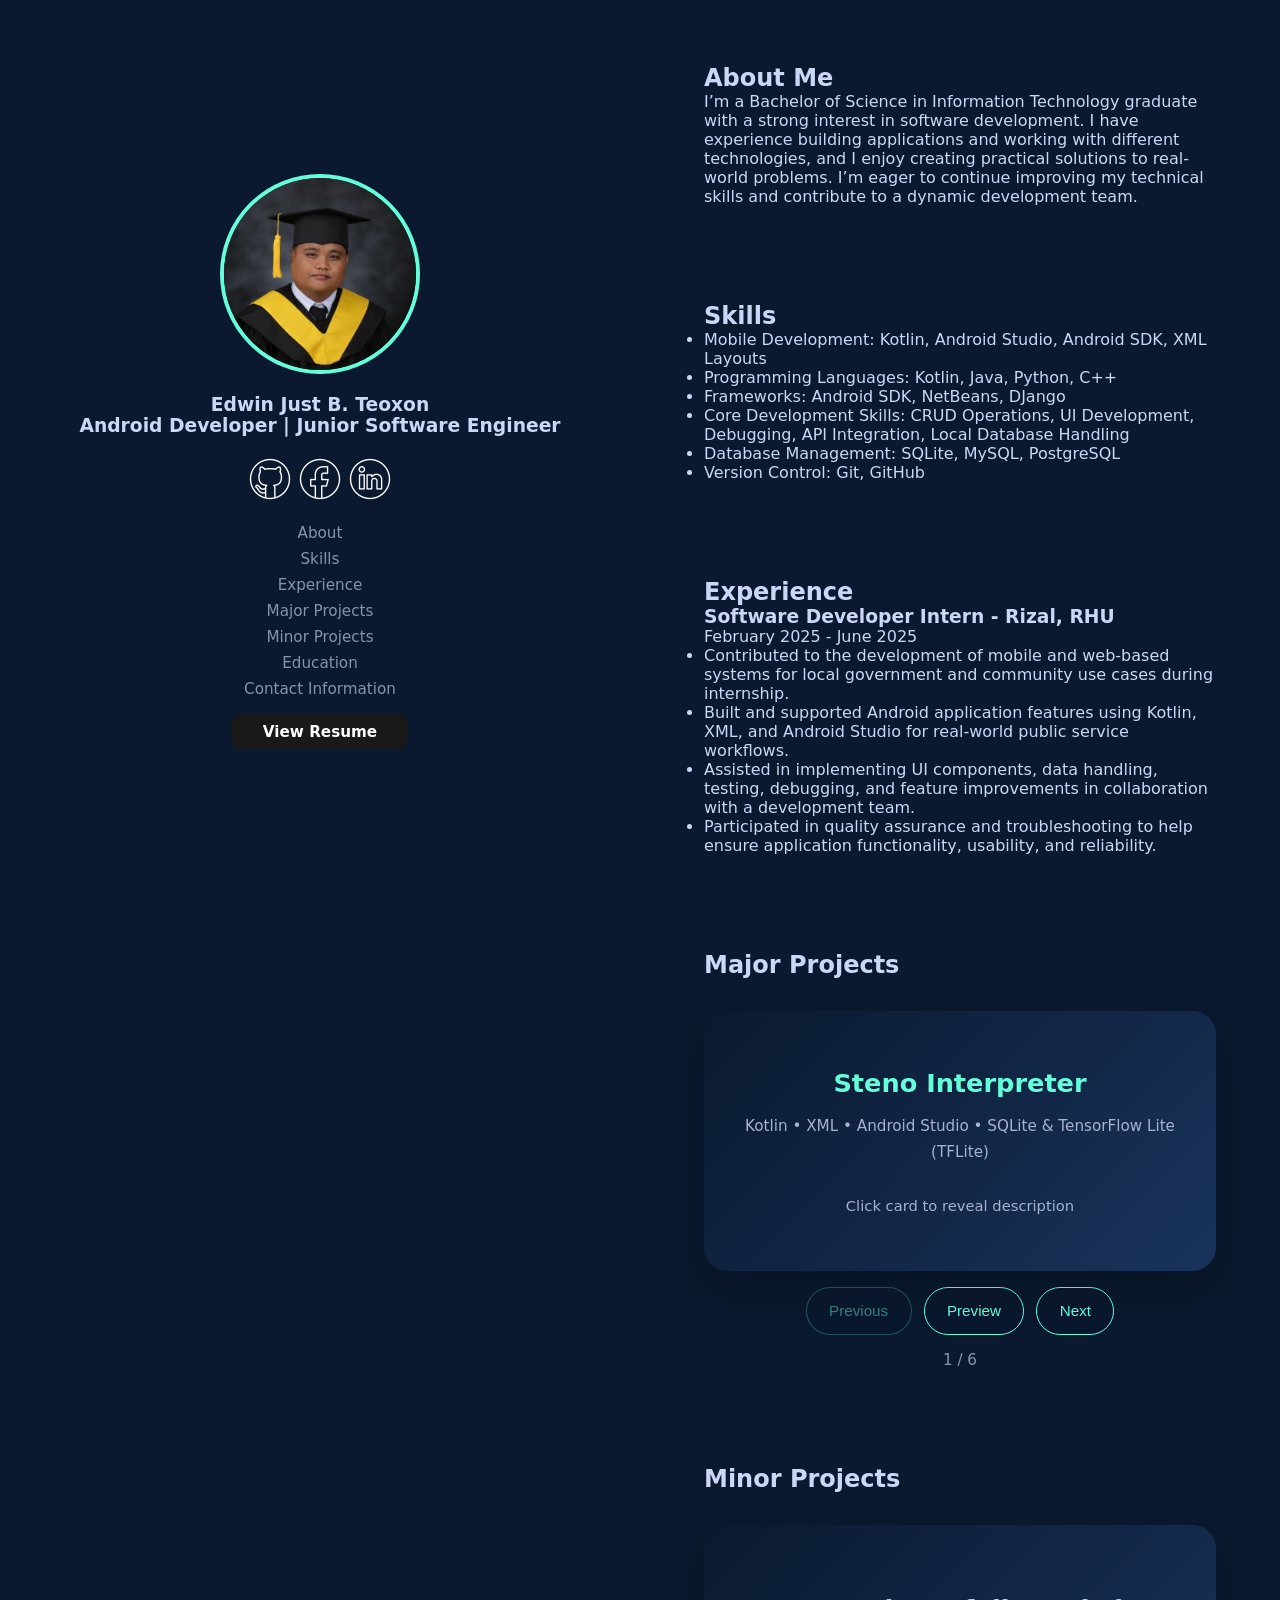
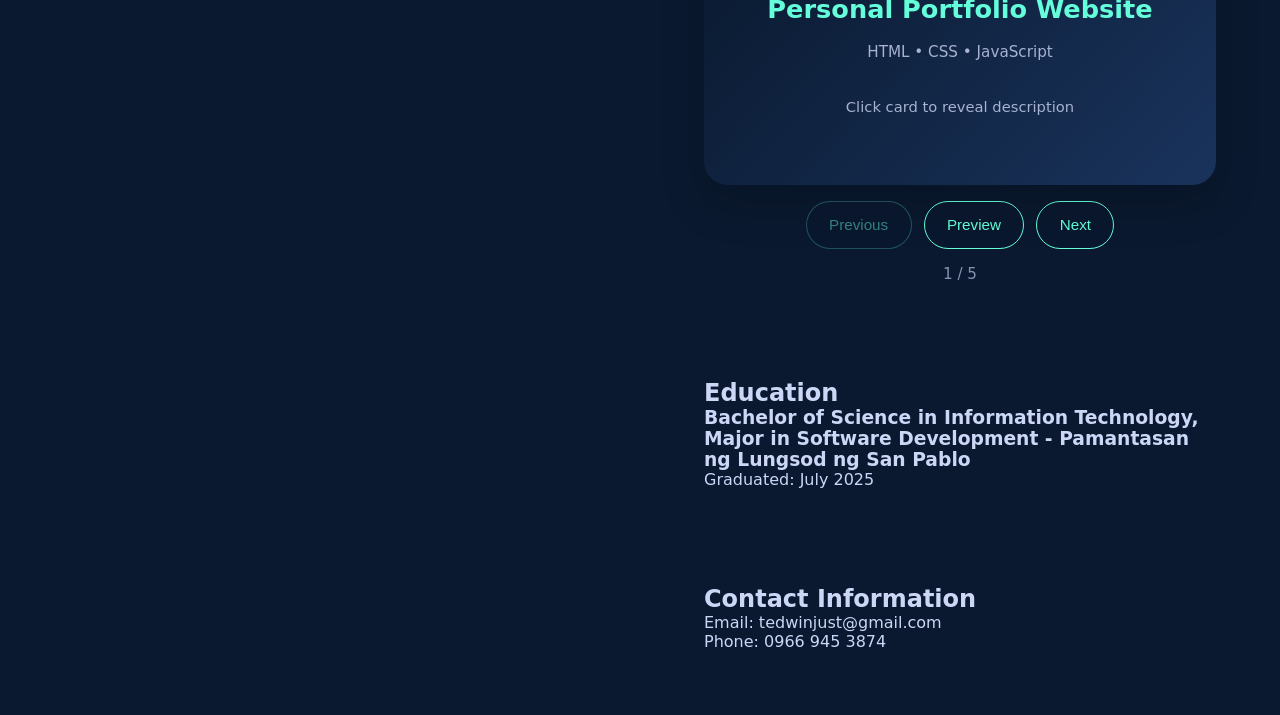
<file: index.html>
<!DOCTYPE html>
<html lang="en">
    <head>
        <meta charset="UTF-8">
        <meta name="viewport" content="width=device-width, initial-scale=1.0">
        <link rel="stylesheet" href="style.css">
        <link rel="icon" href="assets/new_profile2.JPG" type="image/jpeg">
        <title>Edwin Just's Portfolio</title>
    </head>
    <body>

        <div class="container">
            <aside class="sidebar">
                <nav>
                    <img src="assets\new_profile2.JPG" id="profile" alt="Background Image">
                    <h1><span>Edwin Just B. Teoxon</span></h1>
                    <!-- <h3>Android & Software Developer</h3> -->
                    <h3>Android Developer | Junior Software Engineer</h3>
                    <div class="accounts">
                        <a href="https://github.com/Dwin03" target="_blank">
                            <img src="assets\icon-github.png" alt="GitHub" width="50">
                        </a>
                        <a href="https://web.facebook.com/edwinjust.teoxon" target="_blank">
                            <img src="assets\icon-facebook.png" alt="Facebook" width="50">
                        </a>
                        <a href="https://www.linkedin.com/in/edwin-just-teoxon-9980ba377/" target="_blank">
                            <img src="assets\icon-linkedin.png" alt="LinkedIn" width="50">
                        </a>
                    </div>
                    <ul>
                        <a href="#about">About</a>
                        <a href="#skills">Skills</a>
                        <a href="#experience">Experience</a>
                        <a href="#majorprojects">Major Projects</a>
                        <a href="#minorprojects">Minor Projects</a>
                        <a href="#education">Education</a>
                        <a href="#contact">Contact Information</a>
                    </ul>
                <a href="resume-preview.html" class="btn">View Resume</a>
                </nav>
            </aside>

            <main class="content">
                <section id="about">
                    <h2>About Me</h2>
                    <p>I’m a Bachelor of Science in Information Technology graduate with a strong interest in software development. I have experience building applications and working with different technologies, and I enjoy creating practical solutions to real-world problems. I’m eager to continue improving my technical skills and contribute to a dynamic development team.</p>
                </section>

                <section id="skills">
                    <h2>Skills</h2>
                    <ul>
                        <li>Mobile Development: Kotlin, Android Studio, Android SDK, XML Layouts</li>
                        <li>Programming Languages: Kotlin, Java, Python, C++</li>
                        <li>Frameworks: Android SDK, NetBeans, DJango</li>
                        <li>Core Development Skills: CRUD Operations, UI Development, Debugging, API Integration, Local Database Handling</li>
                        <li>Database Management: SQLite, MySQL, PostgreSQL</li>
                        <li>Version Control: Git, GitHub</li>
                    </ul>
                </section>

                <section id="experience">
                    <h2>Experience</h2>
                    <h3>Software Developer Intern - Rizal, RHU</h3>
                    <p>February 2025 - June 2025</p>
                    <ul>
                        <li>Contributed to the development of mobile and web-based systems for local government and community use cases during internship.</li>
                        <li>Built and supported Android application features using Kotlin, XML, and Android Studio for real-world public service workflows.</li>
                        <li>Assisted in implementing UI components, data handling, testing, debugging, and feature improvements in collaboration with a development team.</li>
                        <li>Participated in quality assurance and troubleshooting to help ensure application functionality, usability, and reliability.</li>
                    </ul>
                </section>

                <section id="majorprojects">
                    <h2>Major Projects</h2>
                    <div class="project-viewer">
                        <div class="flash-card" id="majorFlashCard">
                            <div class="card-front">
                                <h3 class="card-title" id="majorTitle"></h3>
                                <p class="card-tags" id="majorTags"></p>
                                <p class="hint">Click card to reveal description</p>
                            </div>
                            <div class="card-back">
                                <p class="card-description" id="majorDescription"></p>
                            </div>
                        </div>
                        <div class="card-actions">
                            <button class="nav-btn" id="majorPrev">Previous</button>
                            <button class="nav-btn" id="majorPreview">Preview</button>
                            <button class="nav-btn" id="majorNext">Next</button>
                        </div>
                        <div class="card-counter"><span id="majorCounter">1 / 1</span></div>
                    </div>
                    <div class="project-data-list" id="majorProjectData" hidden>
                        <div class="project-data" data-slug="steno-interpreter" data-title="Steno Interpreter" data-tags="Kotlin • XML • Android Studio • SQLite &  TensorFlow Lite (TFLite)">
                            <div class="project-description">Served as Project Manager & Developer. Developed an educational tool using Kotlin + XML for the mobile app and HTML, CSS, PHP for the website to assist 1st year BSOA students of Pamantasan ng Lungsod ng San Pablo in learning shorthand.</div>
                        </div>
                        <div class="project-data" data-slug="ebida-mo" data-title="e-BIDA Mo!" data-tags="Kotlin • XML • Android Studio • Google Sheets(as Database)">
                            <div class="project-description">Developed a Kotlin-based Android mobile health tracking application for Barangay Health Workers and residents in Rizal, Laguna. Worked on frontend, backend logic, and UI/UX design using Kotlin + XML, focusing on practical healthcare-related workflows, user interaction, and data handling.</div>
                        </div>
                        <div class="project-data" data-slug="sanitary-permit-system" data-title="Issuance of Sanitary Permit System" data-tags="HTML • CSS • JavaScript • PostgreSQL">
                            <div class="project-description">Acted as Backend Developer & QA Tester. Built a business permit web system using HTML, CSS, and JavaScript, automating the permit generation process.</div>
                        </div>
                        <div class="project-data" data-slug="household-profiling-system" data-title="Household Profiling System" data-tags="Python • HTML • Tailwind & CSS • PostgreSQL">
                            <div class="project-description">Contributed to the development of a household data profiling system by implementing frontend components and assisting in QA testing. Worked with HTML, CSS, Tailwind, and Python to support data management workflows and improve system usability.</div>
                        </div>
                        <div class="project-data" data-slug="alumni-tracer" data-title="Alumni Tracer Mobile & Desktop App" data-tags="Python • Python Kivy • FireBase">
                            <div class="project-description">Developed an alumni tracer application for a client’s capstone project, implementing both mobile and desktop platforms for efficient data management and tracking.</div>
                        </div>
                        <div class="project-data" data-slug="electricity-bill-payment" data-title="Simple Electricity Bill Payment System" data-tags="C++ • DevC++">
                            <div class="project-description">Developed a console-based system for an electricity billing project, demonstrating object-oriented programming (OOP) principles.</div>
                        </div>
                    </div>
                </section>

                <section id="minorprojects">
                    <h2>Minor Projects</h2>
                    <div class="project-viewer">
                        <div class="flash-card" id="minorFlashCard">
                            <div class="card-front">
                                <h3 class="card-title" id="minorTitle"></h3>
                                <p class="card-tags" id="minorTags"></p>
                                <p class="hint">Click card to reveal description</p>
                            </div>
                            <div class="card-back">
                                <p class="card-description" id="minorDescription"></p>
                            </div>
                        </div>
                        <div class="card-actions">
                            <button class="nav-btn" id="minorPrev">Previous</button>
                            <button class="nav-btn" id="minorPreview">Preview</button>
                            <button class="nav-btn" id="minorNext">Next</button>
                        </div>
                        <div class="card-counter"><span id="minorCounter">1 / 1</span></div>
                    </div>
                    <div class="project-data-list" id="minorProjectData" hidden>
                        <div class="project-data" data-slug="personal-portfolio" data-title="Personal Portfolio Website" data-tags="HTML • CSS • JavaScript">
                            <div class="project-description">Developed a personal portfolio website to showcase skills, projects, and experience. Built using HTML, CSS, and JavaScript for a responsive and interactive user experience.</div>
                        </div>
                        <div class="project-data" data-slug="fixed-asset-inventory" data-title="Fixed Asset Inventory App" data-tags="Kotlin • XML • Local Database • CSV File Handling">
                            <div class="project-description">Developed a fixed asset management system as a practical exam project, utilizing CSV processing and Room Database for efficient data handling and storage.</div>
                        </div>
                        <div class="project-data" data-slug="simple-crud-app" data-title="Simple CRUD Inventory App" data-tags="Kotlin • XML • Local Database / Room Database">
                            <div class="project-description">A basic inventory management system that allows users to Create, Read, Update, and Delete (CRUD) product records. It uses a local database to store and manage inventory data efficiently.</div>
                        </div>
                        <div class="project-data" data-slug="gwa-calculator" data-title="Simple GWA Calculator" data-tags="C++ • DevC++">
                            <div class="project-description">A simple console-based program that calculates the General Weighted Average (GWA) based on grades and their corresponding units. It helps students quickly compute their overall academic performance.</div>
                        </div>
                        <div class="project-data" data-slug="unit-converter" data-title="Simple Unit Converter" data-tags="C++ • DevC++">
                            <div class="project-description">Developed a console-based metric unit converter in C++, implementing user input handling and basic conversion logic.</div>
                        </div>
                    </div>
                </section>

                <section id="education">
                    <h2>Education</h2>
                    <h3>Bachelor of Science in Information Technology, Major in Software Development - Pamantasan ng Lungsod ng San Pablo</h3>
                    <p>Graduated: July 2025</p>
                </section>

                <section id="contact">
                    <h2>Contact Information</h2>
                    <p>Email: tedwinjust@gmail.com</p>
                    <p>Phone: 0966 945 3874</p>
                </section>
            </main>
        </div>

        <script>
            document.addEventListener('DOMContentLoaded', () => {
                function getProjectList(prefix) {
                    const section = document.getElementById(`${prefix}projects`);
                    const items = Array.from(section.querySelectorAll('.project-data'));
                    return items.map((item) => ({
                        slug: item.dataset.slug,
                        title: item.dataset.title,
                        tags: item.dataset.tags,
                        description: item.querySelector('.project-description')?.textContent || ''
                    }));
                }

                function setupFlashCards(prefix) {
                    const projects = getProjectList(prefix);
                    let currentIndex = 0;
                    const card = document.getElementById(`${prefix}FlashCard`);
                    const title = document.getElementById(`${prefix}Title`);
                    const tags = document.getElementById(`${prefix}Tags`);
                    const description = document.getElementById(`${prefix}Description`);
                    const counter = document.getElementById(`${prefix}Counter`);
                    const prevButton = document.getElementById(`${prefix}Prev`);
                    const nextButton = document.getElementById(`${prefix}Next`);
                    const previewButton = document.getElementById(`${prefix}Preview`);

                    function updateCard() {
                        const project = projects[currentIndex];
                        title.textContent = project.title;
                        tags.textContent = project.tags;
                        description.textContent = project.description;
                        counter.textContent = `${currentIndex + 1} / ${projects.length}`;
                        card.classList.remove('is-flipped');
                        prevButton.disabled = currentIndex === 0;
                        nextButton.disabled = currentIndex === projects.length - 1;
                    }

                    card.addEventListener('click', () => {
                        card.classList.toggle('is-flipped');
                    });

                    previewButton.addEventListener('click', (event) => {
                        event.stopPropagation();
                        const project = projects[currentIndex];
                        const titleParam = encodeURIComponent(project.title);
                        const url = `preview.html?project=${encodeURIComponent(project.slug)}&title=${titleParam}`;
                        window.location.href = url;
                    });

                    prevButton.addEventListener('click', () => {
                        if (currentIndex > 0) {
                            currentIndex -= 1;
                            updateCard();
                        }
                    });

                    nextButton.addEventListener('click', () => {
                        if (currentIndex < projects.length - 1) {
                            currentIndex += 1;
                            updateCard();
                        }
                    });

                    if (projects.length > 0) {
                        updateCard();
                    }
                }

                setupFlashCards('major');
                setupFlashCards('minor');
            });
        </script>
    </body>
</html>
</file>
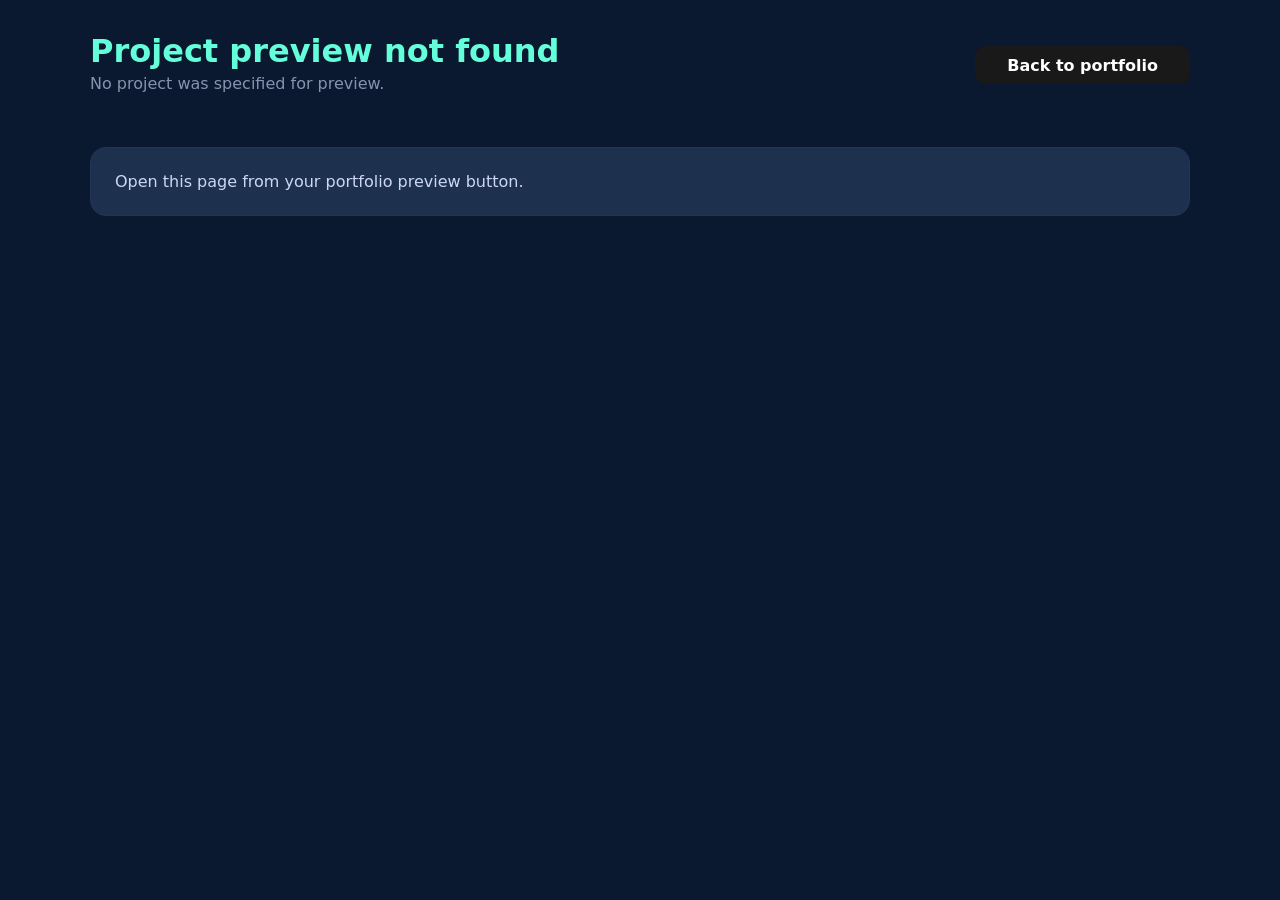
<file: preview.html>
<!DOCTYPE html>
<html lang="en">
<head>
    <meta charset="UTF-8">
    <meta name="viewport" content="width=device-width, initial-scale=1.0">
    <title>Project Preview</title>
    <link rel="stylesheet" href="style.css">
    <style>
        body {
            padding: 2rem;
            background: #0a192f;
        }
        .preview-container {
            max-width: 1100px;
            margin: 0 auto;
            display: flex;
            flex-direction: column;
            gap: 1.5rem;
        }
        .preview-header {
            display: flex;
            justify-content: space-between;
            align-items: center;
            flex-wrap: wrap;
            gap: 1rem;
        }
        .preview-title {
            color: #64ffda;
            font-size: 2rem;
        }
        .preview-description {
            color: #8892b0;
            line-height: 1.8;
            max-width: 760px;
        }
        .preview-grid {
            display: grid;
            grid-template-columns: repeat(auto-fit, minmax(260px, 1fr));
            gap: 1rem;
        }
        .preview-card {
            border-radius: 18px;
            overflow: hidden;
            background: #112240;
            box-shadow: 0 20px 40px rgba(0, 0, 0, 0.25);
            min-height: 220px;
            display: flex;
            align-items: center;
            justify-content: center;
        }
        .preview-card img {
            width: 100%;
            height: 100%;
            object-fit: cover;
            display: block;
        }
        .empty-state {
            color: #ccd6f6;
            background: rgba(34, 53, 84, 0.85);
            padding: 1.5rem;
            border-radius: 16px;
            border: 1px solid #233554;
        }
    </style>
</head>
<body>
    <div class="preview-container">
        <div class="preview-header">
            <div>
                <h1 class="preview-title" id="projectTitle">Project Preview</h1>
                <p class="preview-description" id="projectDescription">Screenshots from the projects. To test the projects you can visit the GitHub Account.</p>
            </div>
            <a href="index.html" class="btn">Back to portfolio</a>
        </div>

        <div id="imageGrid" class="preview-grid"></div>
        <div id="emptyState" class="empty-state" style="display:none;"></div>
    </div>

    <script>
        function getParameterByName(name) {
            const url = window.location.href;
            name = name.replace(/[\[\]]/g, '\\$&');
            const regex = new RegExp('[?&]' + name + '(=([^&#]*)|&|#|$)');
            const results = regex.exec(url);
            if (!results) return null;
            if (!results[2]) return '';
            return decodeURIComponent(results[2].replace(/\+/g, ' '));
        }

        function showEmptyState(message) {
            const emptyState = document.getElementById('emptyState');
            emptyState.style.display = 'block';
            emptyState.textContent = message;
        }

        function loadProjectPreview(slug, title) {
            const titleElement = document.getElementById('projectTitle');
            const description = document.getElementById('projectDescription');
            const imageGrid = document.getElementById('imageGrid');

            imageGrid.innerHTML = '';
            document.getElementById('emptyState').style.display = 'none';

            if (!slug) {
                titleElement.textContent = 'Project preview not found';
                description.textContent = 'No project was specified for preview.';
                showEmptyState('Open this page from your portfolio preview button.');
                return;
            }

            const folder = `assets/${slug}`;
            titleElement.textContent = title || slug.replace(/-/g, ' ');
            

            for (let i = 1; i <= 20; i++) {
                const src = `${folder}/${i}.jpg`;
                const img = document.createElement('img');
                const wrapper = document.createElement('div');
                wrapper.className = 'preview-card';
                img.src = src;
                img.alt = `${title || slug} image ${i}`;
                img.onload = () => {
                    // image loaded successfully
                };
                img.onerror = () => {
                    wrapper.remove();
                };
                wrapper.appendChild(img);
                imageGrid.appendChild(wrapper);
            }

            setTimeout(() => {
                if (imageGrid.children.length === 0) {
                    showEmptyState('Preview unavailable or coming soon');
                }
            }, 400);
        }

        loadProjectPreview(getParameterByName('project'), getParameterByName('title'));
    </script>
</body>
</html>
</file>
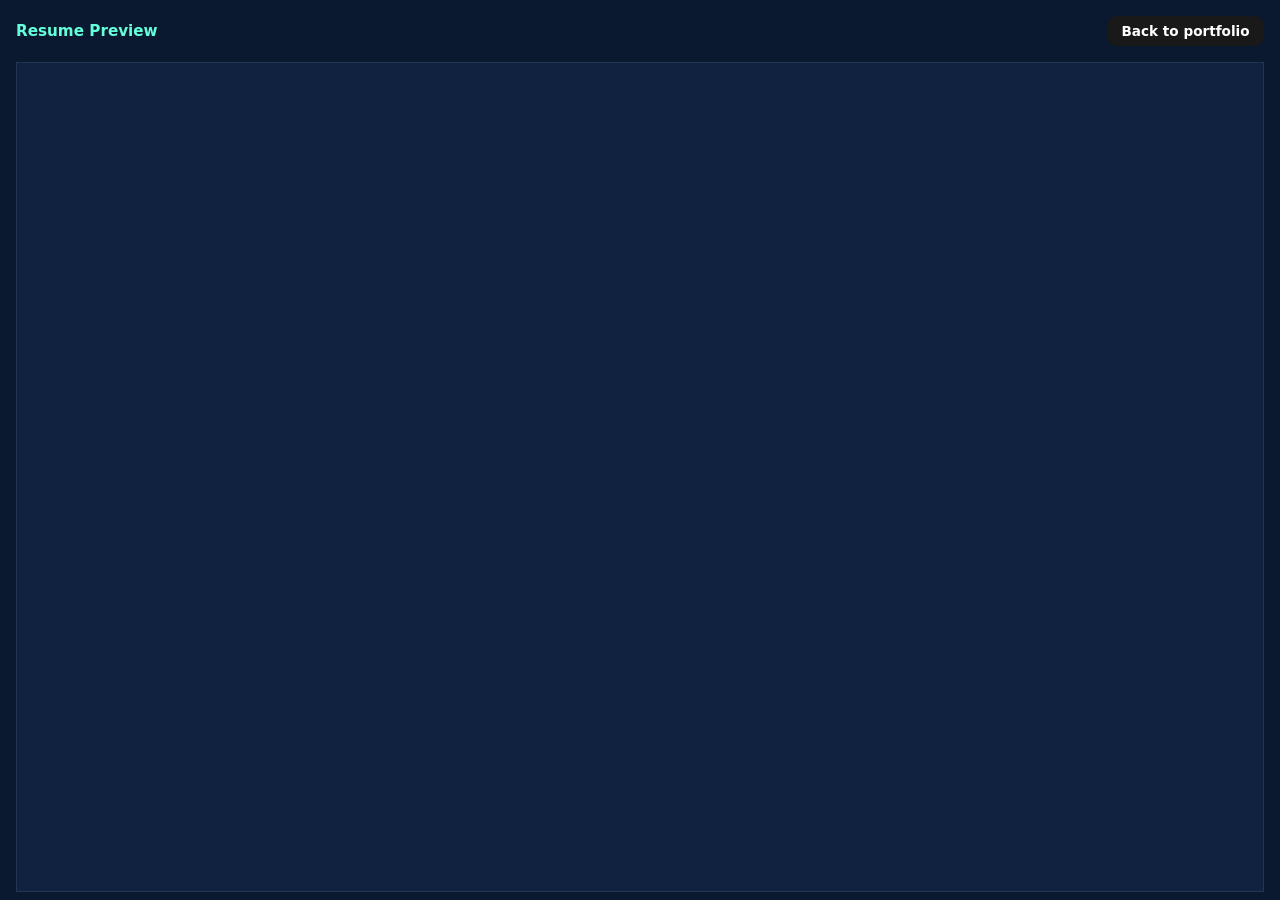
<file: resume-preview.html>
<!DOCTYPE html>
<html lang="en">
<head>
    <meta charset="UTF-8">
    <meta name="viewport" content="width=device-width, initial-scale=1.0">
    <title>Resume Preview | Edwin Just B. Teoxon</title>
    <link rel="stylesheet" href="style.css">
    <style>
        body {
            height: 100vh;
            padding: 0.5rem 1rem;
            display: flex;
            flex-direction: column;
            gap: 0.5rem;
            overflow: hidden;
        }
        .resume-toolbar {
            width: 100%;
            margin: 0 auto;
            display: flex;
            align-items: center;
            justify-content: space-between;
            flex-wrap: wrap;
            gap: 0.5rem;
        }
        .resume-toolbar h1 {
            color: #64ffda;
            margin: 0;
            font-size: 0.95rem;
            line-height: 1;
        }
        .resume-actions {
            display: flex;
            flex-wrap: wrap;
            gap: 0.5rem;
            margin-top: 0;
        }
        .resume-actions .btn {
            padding: 0.45rem 0.9rem;
            font-size: 0.85rem;
        }
        .resume-viewer {
            width: 100%;
            flex: 1;
            min-height: 0;
            margin: 0 auto;
            border: 1px solid #233554;
            background: #112240;
        }
        .resume-viewer iframe {
            display: block;
            width: 100%;
            height: 100%;
            min-height: 0;
            border: 0;
        }
        @media (max-width: 600px) {
            body {
                padding: 0.5rem;
                gap: 0.5rem;
            }
            .resume-toolbar {
                align-items: flex-start;
            }
            .resume-actions {
                width: 100%;
            }
            .resume-actions .btn {
                flex: 1;
                text-align: center;
            }
        }
    </style>
</head>
<body>
    <header class="resume-toolbar">
        <h1>Resume Preview</h1>
        <nav class="resume-actions" aria-label="Resume actions">
            <a href="index.html" class="btn">Back to portfolio</a>
        </nav>
    </header>
    <main class="resume-viewer">
        <iframe src="assets/Teoxon,%20Edwin%20Just%20B._Resume.pdf" title="Edwin Just B. Teoxon's resume">
            <p>Your browser cannot display the resume. <a href="assets/Teoxon,%20Edwin%20Just%20B._Resume.pdf" download>Download the resume</a>.</p>
        </iframe>
    </main>
</body>
</html>
</file>
<file: style.css>
/* ===== Reset & Base ===== */
* {
  margin: 0;
  padding: 0;
  box-sizing: border-box;
}

html {
  scroll-behavior: smooth;
}

body {
  font-family: system-ui, -apple-system, BlinkMacSystemFont, "Segoe UI",
    sans-serif;
  background-color: #0a192f; /* optional: dark theme */
  color: #ccd6f6;
}

/* ===== Layout ===== */
.layout {
  display: flex;
  min-height: 100vh;
}

/* ===== Sidebar (Left) ===== */
.sidebar {
  width: 50%;
  height: 100vh;
  position: fixed;
  left: 0;
  top: 0;

  display: flex;
  flex-direction: column;
  justify-content: center;
  align-items: center; /* center children horizontally */
  text-align: center;  /* center text inside the sidebar */

  /* Make the sidebar independently scrollable */
  overflow-y: auto;
  -webkit-overflow-scrolling: touch; /* smooth scrolling on iOS */
  overscroll-behavior-y: contain;    /* prevent scroll chaining to body */
  max-height: 100vh;
}

#profile {
  width: 200px;
  height: 200px;
  object-fit: cover;
  border-radius: 50%;
  border: 4px solid #64ffda;
  margin-bottom: 1rem;
}

/* ===== Content (Right) ===== */
.content {
  width: 50%;
  margin-left: 50%;
  padding: 4rem;

  display: flex;
  flex-direction: column;
  gap: 6rem;
}

/* ===== Project Flashcards ===== */
.project-viewer {
  max-width: 720px;
  margin-top: 2rem;
  display: flex;
  flex-direction: column;
  gap: 1rem;
  align-items: center;
}

.flash-card {
  position: relative;
  width: 100%;
  min-height: 260px;
  border-radius: 24px;
  padding: 2rem;
  cursor: pointer;
  overflow: hidden;
  display: grid;
  place-items: center;
  background: linear-gradient(135deg, rgba(10, 25, 47, 0.95), rgba(27, 53, 95, 0.95));
  box-shadow: 0 18px 45px rgba(0, 0, 0, 0.18);
  transition: transform 0.3s ease, box-shadow 0.3s ease;
}

.flash-card:hover {
  transform: translateY(-3px);
  box-shadow: 0 24px 55px rgba(0, 0, 0, 0.25);
}

.flash-card.is-flipped .card-front {
  opacity: 0;
  transform: translateY(-20px);
}

.flash-card.is-flipped .card-back {
  opacity: 1;
  transform: translateY(0);
}

.card-front,
.card-back {
  position: absolute;
  inset: 0;
  display: flex;
  flex-direction: column;
  justify-content: center;
  align-items: center;
  text-align: center;
  padding: 2rem;
  transition: opacity 0.25s ease, transform 0.25s ease;
}

.card-front {
  color: #ccd6f6;
}

.card-back {
  opacity: 0;
  transform: translateY(20px);
  color: #d0d9ff;
}

.card-title {
  font-size: 1.6rem;
  margin-bottom: 1rem;
  color: #64ffda;
}

.card-tags,
.card-description,
.hint {
  color: #a8b2d1;
}

.card-tags {
  font-size: 0.95rem;
  line-height: 1.7;
  margin-bottom: 1rem;
}

.card-description {
  font-size: 1rem;
  line-height: 1.8;
  max-width: 90%;
}

.hint {
  margin-top: 1rem;
  font-size: 0.92rem;
}

.card-actions {
  display: flex;
  gap: 0.75rem;
  flex-wrap: wrap;
  justify-content: center;
  width: 100%;
}

.nav-btn {
  border: 1px solid #64ffda;
  background: rgba(10, 25, 47, 0.9);
  color: #64ffda;
  border-radius: 999px;
  padding: 0.9rem 1.4rem;
  cursor: pointer;
  font-size: 0.95rem;
  transition: background 0.25s ease, color 0.25s ease, transform 0.2s ease;
}

.nav-btn:hover:not(:disabled) {
  background: #64ffda;
  color: #0a192f;
  transform: translateY(-1px);
}

.nav-btn:disabled {
  opacity: 0.45;
  cursor: not-allowed;
  border-color: rgba(100, 255, 218, 0.55);
}

.card-counter {
  color: #8892b0;
  font-size: 0.95rem;
}

@media (max-width: 720px) {
  .flash-card {
    padding: 1.5rem;
    min-height: 220px;
  }

  .card-actions {
    width: 100%;
  }

  .nav-btn {
    flex: 1 1 140px;
  }
}

/* ===== Navigation ===== */
nav {
  margin-top: 2rem;
}

nav a {
  display: block;
  margin: 0.5rem 0;
  text-decoration: none;
  color: #8892b0;
  font-size: 0.95rem;
  transition: color 0.3s ease;
}

/* Button-style for download link — keep its clickable area tight to the visible button */
.btn {
  display: inline-block;
  padding: 0.6rem 1rem;
  background-color: #64ffda;
  color: #0a192f;
  text-decoration: none;
  border-radius: 6px;
  font-weight: 600;
  cursor: pointer;
  border: none;
}

/* optional: hover state for the button-like anchor */
.btn:hover {
  opacity: 0.9;
}

/* ===== Responsive (Mobile) ===== */
@media (max-width: 768px) {
  .layout {
    flex-direction: column;
  }

  .sidebar {
    position: static;
    width: 100%;
    height: auto;
    padding: 2rem;

    align-items: center;
    text-align: center;

    /* keep touch-smooth scrolling available if needed */
    overflow-y: auto;
    -webkit-overflow-scrolling: touch;
  }

  .content {
    width: 100%;
    margin-left: 0;
    padding: 2rem;
    gap: 4rem;
  }
}



.btn {
  padding: 0.6em 2em;
  border: none;
  outline: none;
  color: rgb(255, 255, 255);
  background: #111;
  cursor: pointer;
  position: relative;
  z-index: 0;
  border-radius: 10px;
}

.btn:before {
  content: "";
  background: linear-gradient(
    45deg,
    #ff0000,
    #ff7300,
    #fffb00,
    #48ff00,
    #00ffd5,
    #002bff,
    #7a00ff,
    #ff00c8,
    #ff0000
  );
  position: absolute;
  top: -2px;
  left: -2px;
  background-size: 400%;
  z-index: -1;
  filter: blur(5px);
  width: calc(100% + 4px);
  height: calc(100% + 4px);
  animation: glowingbn5 20s linear infinite;
  opacity: 0;
  transition: opacity 0.3s ease-in-out;
  border-radius: 10px;
}

@keyframes glowingbn5 {
  0% {
    background-position: 0 0;
  }
  50% {
    background-position: 400% 0;
  }
  100% {
    background-position: 0 0;
  }
}

.btn:active {
  color: #000;
}

.btn:active:after {
  background: transparent;
}

.btn:hover:before {
  opacity: 1;
}

.btn:after {
  z-index: -1;
  content: "";
  position: absolute;
  width: 100%;
  height: 100%;
  background: #191919;
  left: 0;
  top: 0;
  border-radius: 10px;
}

.accounts {
  display: flex;
  justify-content: center;
  align-items: center;
  gap: 8  px;
  margin-top: 10px;
}
</file>
